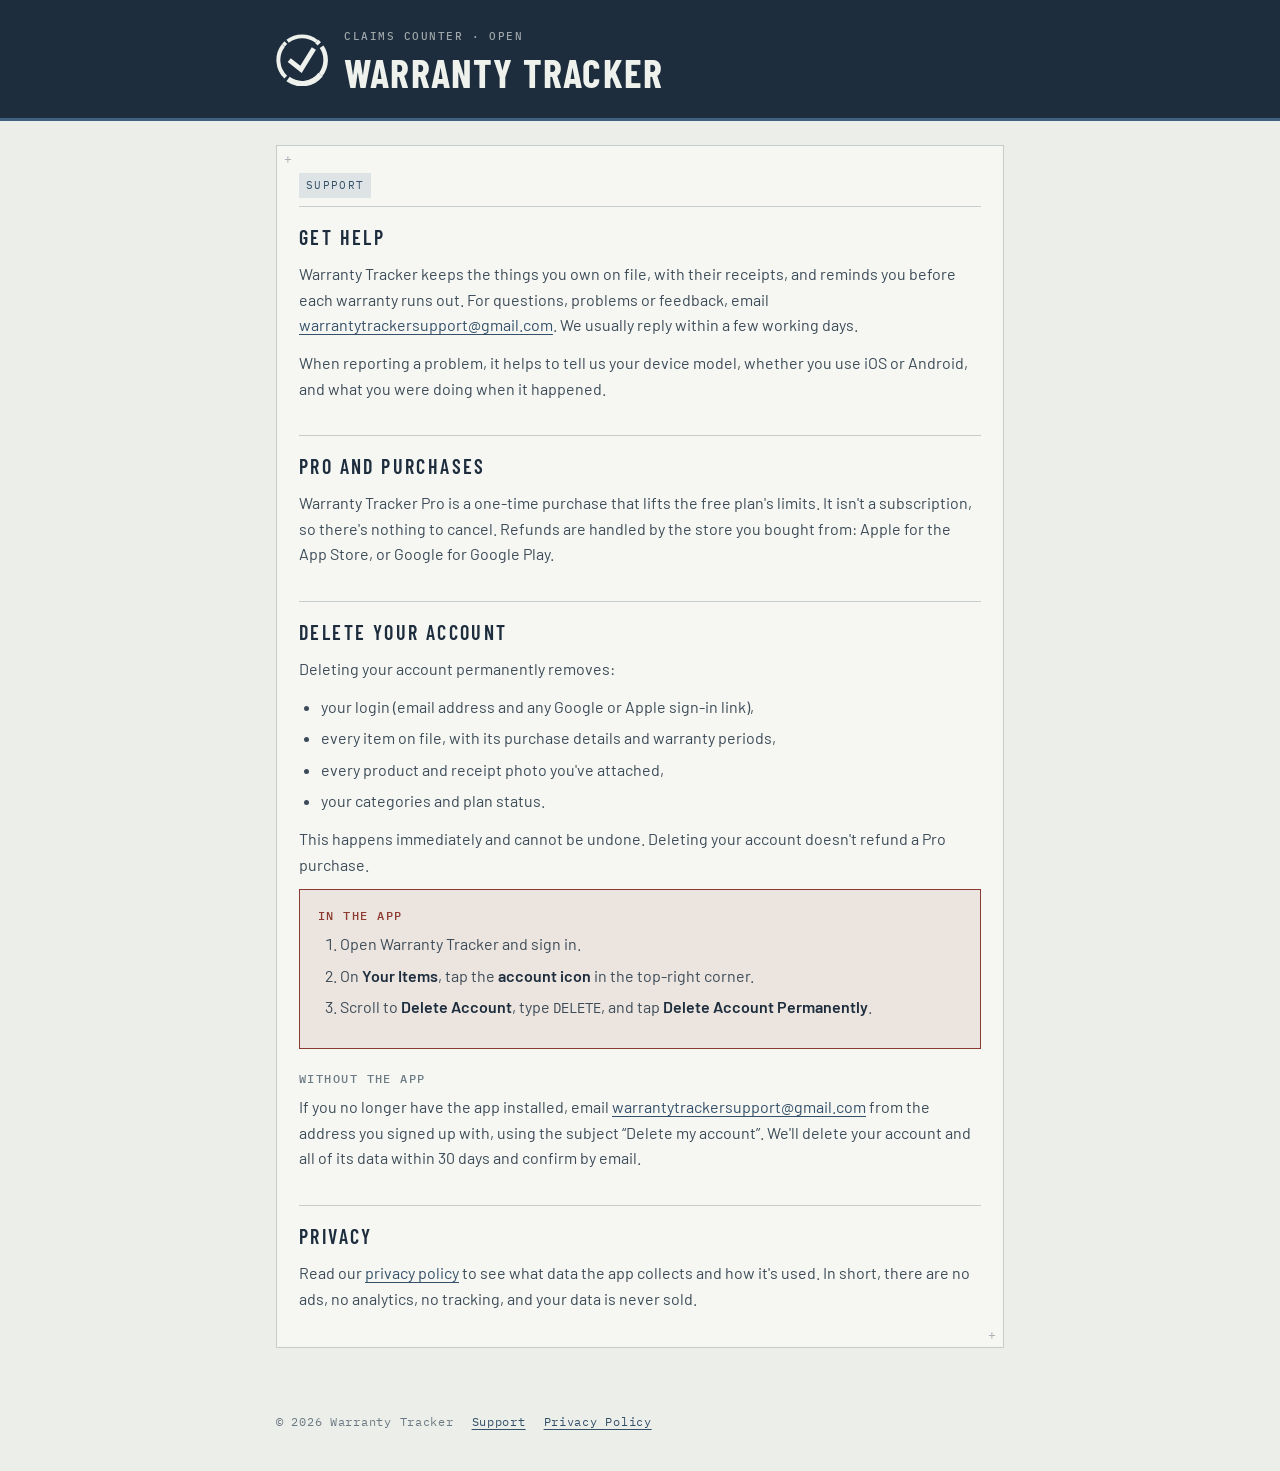
<file: index.html>
<!doctype html>
<html lang="en">
<head>
  <meta charset="utf-8">
  <meta name="viewport" content="width=device-width, initial-scale=1">
  <title>Warranty Tracker Support</title>
  <meta name="description" content="Help, contact details and account deletion for the Warranty Tracker app.">
  <link rel="icon" href="favicon.png">
  <link rel="preconnect" href="https://fonts.googleapis.com">
  <link rel="preconnect" href="https://fonts.gstatic.com" crossorigin>
  <link href="https://fonts.googleapis.com/css2?family=Barlow:wght@400;600&family=Barlow+Condensed:wght@600;700&family=IBM+Plex+Mono:wght@400;500&display=swap" rel="stylesheet">
  <link rel="stylesheet" href="style.css">
</head>
<body>
  <header class="booth">
    <div class="booth-inner">
      <svg viewBox="0 0 66 66" fill="none" stroke="currentColor" aria-hidden="true"><g transform="rotate(-7 33 33)"><path d="M19.09 33.45L30.31 44.67L47.81 22.68" stroke-width="6.2" stroke-linecap="square"/><path d="M11.79 11.79A30 30 0 0 1 15.37 8.73" stroke-width="4.8"/><path d="M17.73 7.18A30 30 0 0 1 54.21 11.79" stroke-width="4.8"/><path d="M54.21 11.79A30 30 0 0 1 57.27 15.37" stroke-width="5.8"/><path d="M59.73 19.38A30 30 0 0 1 54.21 54.21" stroke-width="5.8"/><path d="M54.21 54.21A30 30 0 0 1 12.46 54.87" stroke-width="7"/><path d="M9.88 52.12A30 30 0 0 1 11.79 11.79" stroke-width="5"/></g></svg>
      <div>
        <p class="kicker">Claims Counter · Open</p>
        <h1>Warranty Tracker</h1>
      </div>
    </div>
  </header>

  <main>
    <article class="stub">
      <span class="overprint">Support</span>

      <h2>Get help</h2>
      <p>
        Warranty Tracker keeps the things you own on file, with their receipts, and reminds you before
        each warranty runs out. For questions, problems or feedback, email
        <a href="mailto:warrantytrackersupport@gmail.com">warrantytrackersupport@gmail.com</a>.
        We usually reply within a few working days.
      </p>
      <p>When reporting a problem, it helps to tell us your device model, whether you use iOS or Android, and what you were doing when it happened.</p>

      <h2>Pro and purchases</h2>
      <p>
        Warranty Tracker Pro is a one-time purchase that lifts the free plan's limits. It isn't a
        subscription, so there's nothing to cancel. Refunds are handled by the store you bought from:
        Apple for the App Store, or Google for Google Play.
      </p>

      <h2 id="delete-account">Delete your account</h2>
      <p>Deleting your account permanently removes:</p>
      <ul>
        <li>your login (email address and any Google or Apple sign-in link),</li>
        <li>every item on file, with its purchase details and warranty periods,</li>
        <li>every product and receipt photo you've attached,</li>
        <li>your categories and plan status.</li>
      </ul>
      <p>
        This happens immediately and cannot be undone. Deleting your account doesn't refund a Pro purchase.
      </p>

      <div class="danger">
        <h3>In the app</h3>
        <ol>
          <li>Open Warranty Tracker and sign in.</li>
          <li>On <strong>Your Items</strong>, tap the <strong>account icon</strong> in the top-right corner.</li>
          <li>Scroll to <strong>Delete Account</strong>, type <code>DELETE</code>, and tap
            <strong>Delete Account Permanently</strong>.</li>
        </ol>
      </div>

      <h3>Without the app</h3>
      <p>
        If you no longer have the app installed, email
        <a href="mailto:warrantytrackersupport@gmail.com?subject=Delete%20my%20account">warrantytrackersupport@gmail.com</a>
        from the address you signed up with, using the subject “Delete my account”. We'll delete your
        account and all of its data within 30 days and confirm by email.
      </p>

      <h2>Privacy</h2>
      <p>
        Read our <a href="privacy.html">privacy policy</a> to see what data the app collects and how it's
        used. In short, there are no ads, no analytics, no tracking, and your data is never sold.
      </p>
    </article>
  </main>

  <footer>
    <span>© 2026 Warranty Tracker</span>
    <a href="./">Support</a>
    <a href="privacy.html">Privacy Policy</a>
  </footer>
</body>
</html>
</file>
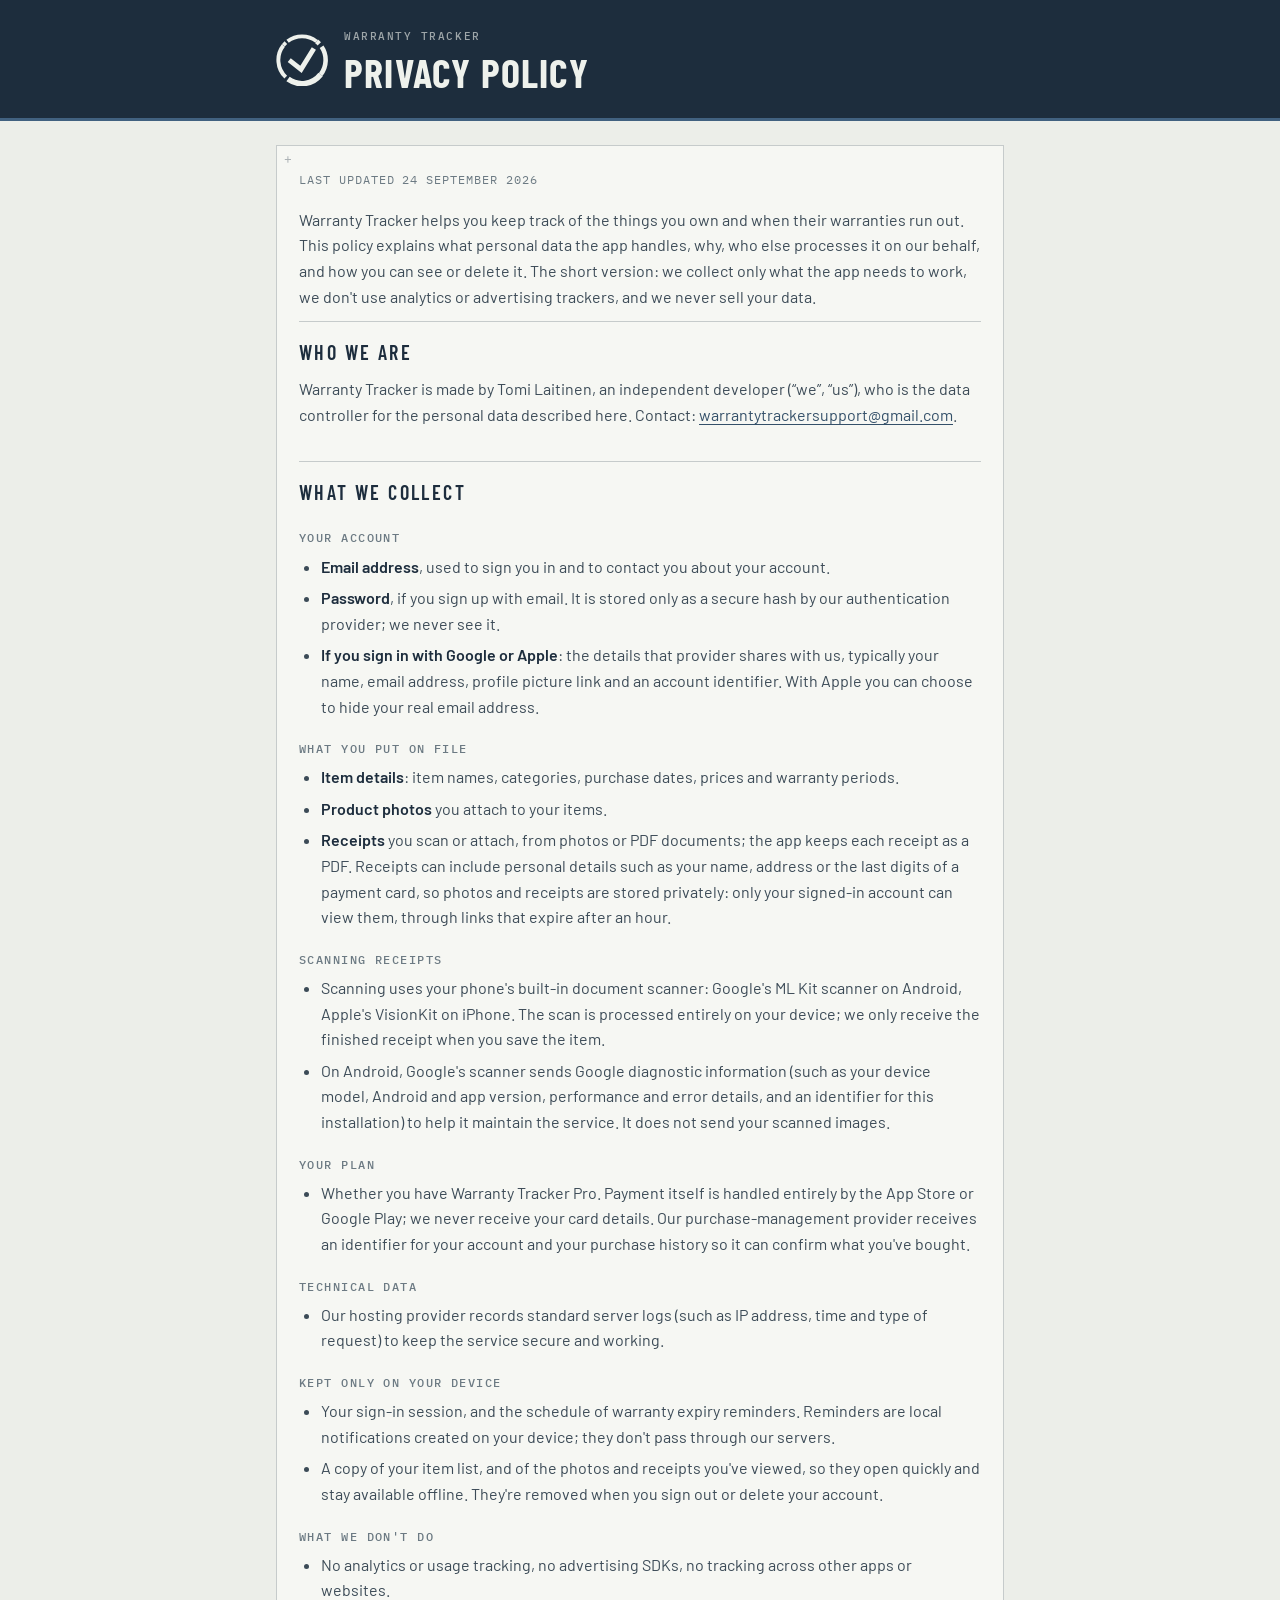
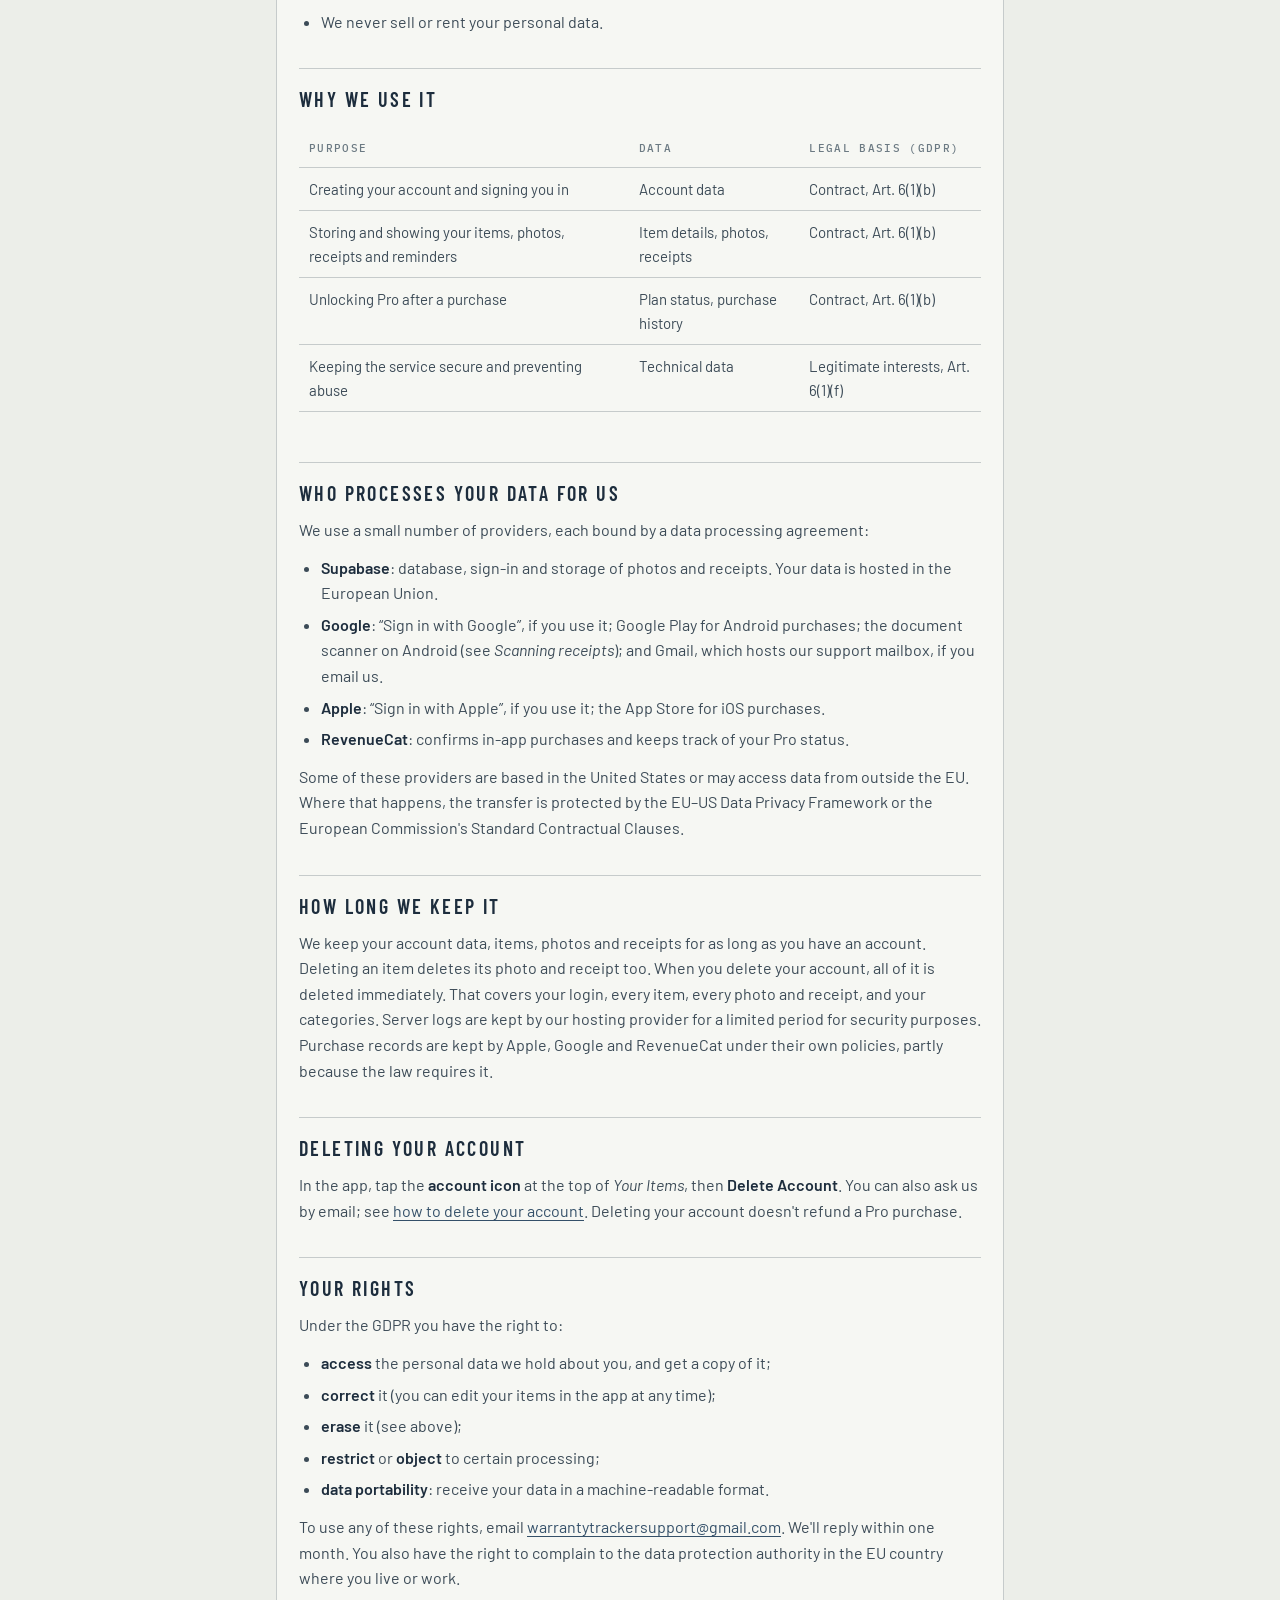
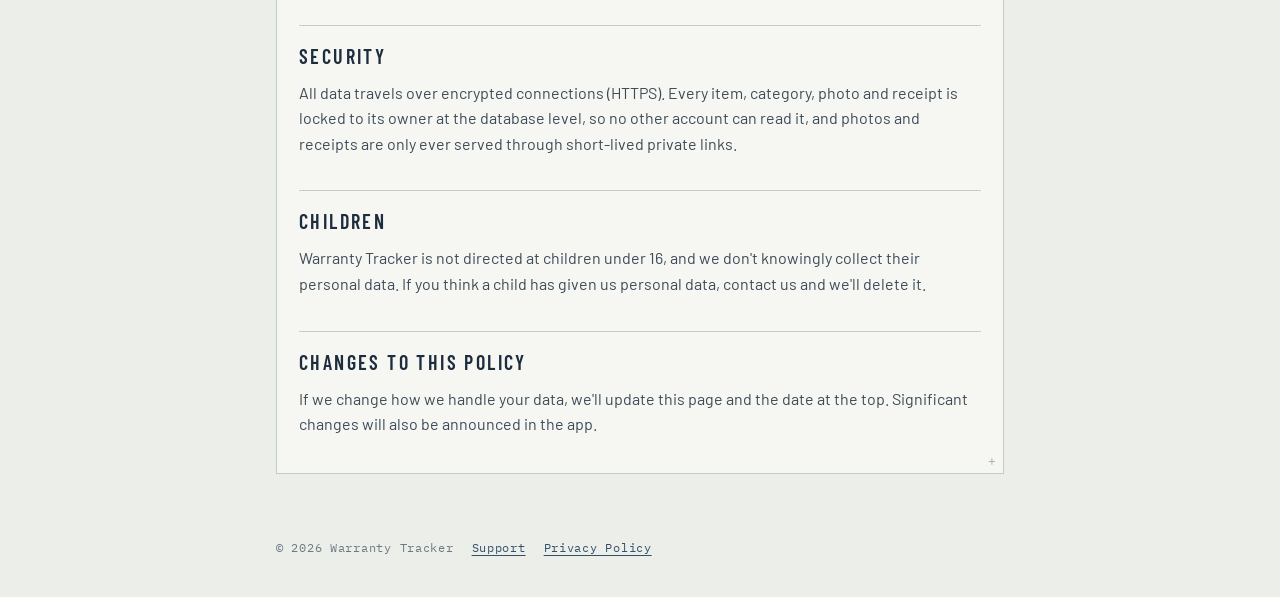
<file: privacy.html>
<!doctype html>
<html lang="en">
<head>
  <meta charset="utf-8">
  <meta name="viewport" content="width=device-width, initial-scale=1">
  <title>Privacy Policy · Warranty Tracker</title>
  <meta name="description" content="What personal data the Warranty Tracker app collects, why, who processes it, and how to delete it.">
  <link rel="icon" href="favicon.png">
  <link rel="preconnect" href="https://fonts.googleapis.com">
  <link rel="preconnect" href="https://fonts.gstatic.com" crossorigin>
  <link href="https://fonts.googleapis.com/css2?family=Barlow:wght@400;600&family=Barlow+Condensed:wght@600;700&family=IBM+Plex+Mono:wght@400;500&display=swap" rel="stylesheet">
  <link rel="stylesheet" href="style.css">
</head>
<body>
  <header class="booth">
    <div class="booth-inner">
      <svg viewBox="0 0 66 66" fill="none" stroke="currentColor" aria-hidden="true"><g transform="rotate(-7 33 33)"><path d="M19.09 33.45L30.31 44.67L47.81 22.68" stroke-width="6.2" stroke-linecap="square"/><path d="M11.79 11.79A30 30 0 0 1 15.37 8.73" stroke-width="4.8"/><path d="M17.73 7.18A30 30 0 0 1 54.21 11.79" stroke-width="4.8"/><path d="M54.21 11.79A30 30 0 0 1 57.27 15.37" stroke-width="5.8"/><path d="M59.73 19.38A30 30 0 0 1 54.21 54.21" stroke-width="5.8"/><path d="M54.21 54.21A30 30 0 0 1 12.46 54.87" stroke-width="7"/><path d="M9.88 52.12A30 30 0 0 1 11.79 11.79" stroke-width="5"/></g></svg>
      <div>
        <p class="kicker">Warranty Tracker</p>
        <h1>Privacy Policy</h1>
      </div>
    </div>
  </header>

  <main>
    <article class="stub">
      <p class="meta">Last updated 24 September 2026</p>

      <p>
        Warranty Tracker helps you keep track of the things you own and when their warranties run out.
        This policy explains what personal data the app handles, why, who else processes it on our
        behalf, and how you can see or delete it. The short version: we collect only what the app needs
        to work, we don't use analytics or advertising trackers, and we never sell your data.
      </p>

      <h2>Who we are</h2>
      <p>
        Warranty Tracker is made by Tomi Laitinen, an independent developer (“we”, “us”), who is the
        data controller for the personal data described here. Contact:
        <a href="mailto:warrantytrackersupport@gmail.com">warrantytrackersupport@gmail.com</a>.
      </p>

      <h2>What we collect</h2>

      <h3>Your account</h3>
      <ul>
        <li><strong>Email address</strong>, used to sign you in and to contact you about your account.</li>
        <li><strong>Password</strong>, if you sign up with email. It is stored only as a secure hash by our
          authentication provider; we never see it.</li>
        <li><strong>If you sign in with Google or Apple</strong>: the details that provider shares with us,
          typically your name, email address, profile picture link and an account identifier. With Apple
          you can choose to hide your real email address.</li>
      </ul>

      <h3>What you put on file</h3>
      <ul>
        <li><strong>Item details</strong>: item names, categories, purchase dates, prices and warranty periods.</li>
        <li><strong>Product photos</strong> you attach to your items.</li>
        <li><strong>Receipts</strong> you scan or attach, from photos or PDF documents; the app keeps each
          receipt as a PDF. Receipts can include personal details such as your name, address or the last
          digits of a payment card, so photos and receipts are stored privately: only your signed-in
          account can view them, through links that expire after an hour.</li>
      </ul>

      <h3>Scanning receipts</h3>
      <ul>
        <li>Scanning uses your phone's built-in document scanner: Google's ML Kit scanner on Android,
          Apple's VisionKit on iPhone. The scan is processed entirely on your device; we only receive the
          finished receipt when you save the item.</li>
        <li>On Android, Google's scanner sends Google diagnostic information (such as your device model,
          Android and app version, performance and error details, and an identifier for this installation)
          to help it maintain the service. It does not send your scanned images.</li>
      </ul>

      <h3>Your plan</h3>
      <ul>
        <li>Whether you have Warranty Tracker Pro. Payment itself is handled entirely by the App Store or
          Google Play; we never receive your card details. Our purchase-management provider receives an
          identifier for your account and your purchase history so it can confirm what you've bought.</li>
      </ul>

      <h3>Technical data</h3>
      <ul>
        <li>Our hosting provider records standard server logs (such as IP address, time and type of
          request) to keep the service secure and working.</li>
      </ul>

      <h3>Kept only on your device</h3>
      <ul>
        <li>Your sign-in session, and the schedule of warranty expiry reminders. Reminders are local
          notifications created on your device; they don't pass through our servers.</li>
        <li>A copy of your item list, and of the photos and receipts you've viewed, so they open quickly
          and stay available offline. They're removed when you sign out or delete your account.</li>
      </ul>

      <h3>What we don't do</h3>
      <ul>
        <li>No analytics or usage tracking, no advertising SDKs, no tracking across other apps or websites.</li>
        <li>We never sell or rent your personal data.</li>
      </ul>

      <h2>Why we use it</h2>
      <div class="table-wrap">
        <table>
          <thead>
            <tr><th>Purpose</th><th>Data</th><th>Legal basis (GDPR)</th></tr>
          </thead>
          <tbody>
            <tr><td>Creating your account and signing you in</td><td>Account data</td><td>Contract, Art. 6(1)(b)</td></tr>
            <tr><td>Storing and showing your items, photos, receipts and reminders</td><td>Item details, photos, receipts</td><td>Contract, Art. 6(1)(b)</td></tr>
            <tr><td>Unlocking Pro after a purchase</td><td>Plan status, purchase history</td><td>Contract, Art. 6(1)(b)</td></tr>
            <tr><td>Keeping the service secure and preventing abuse</td><td>Technical data</td><td>Legitimate interests, Art. 6(1)(f)</td></tr>
          </tbody>
        </table>
      </div>

      <h2>Who processes your data for us</h2>
      <p>We use a small number of providers, each bound by a data processing agreement:</p>
      <ul>
        <li><strong>Supabase</strong>: database, sign-in and storage of photos and receipts. Your data
          is hosted in the European Union.</li>
        <li><strong>Google</strong>: “Sign in with Google”, if you use it; Google Play for Android purchases;
          the document scanner on Android (see <em>Scanning receipts</em>); and Gmail, which hosts our
          support mailbox, if you email us.</li>
        <li><strong>Apple</strong>: “Sign in with Apple”, if you use it; the App Store for iOS purchases.</li>
        <li><strong>RevenueCat</strong>: confirms in-app purchases and keeps track of your Pro status.</li>
      </ul>
      <p>
        Some of these providers are based in the United States or may access data from outside the EU.
        Where that happens, the transfer is protected by the EU–US Data Privacy Framework or the European
        Commission's Standard Contractual Clauses.
      </p>

      <h2>How long we keep it</h2>
      <p>
        We keep your account data, items, photos and receipts for as long as you have an account. Deleting
        an item deletes its photo and receipt too. When you delete your account, all of it is deleted
        immediately. That covers your login, every item, every photo and receipt, and your categories. Server logs are kept by our hosting provider for a limited period for security
        purposes. Purchase records are kept by Apple, Google and RevenueCat under their own policies,
        partly because the law requires it.
      </p>

      <h2>Deleting your account</h2>
      <p>
        In the app, tap the <strong>account icon</strong> at the top of <em>Your Items</em>, then
        <strong>Delete Account</strong>. You can also ask us by email; see
        <a href="./#delete-account">how to delete your account</a>. Deleting your account doesn't refund
        a Pro purchase.
      </p>

      <h2>Your rights</h2>
      <p>Under the GDPR you have the right to:</p>
      <ul>
        <li><strong>access</strong> the personal data we hold about you, and get a copy of it;</li>
        <li><strong>correct</strong> it (you can edit your items in the app at any time);</li>
        <li><strong>erase</strong> it (see above);</li>
        <li><strong>restrict</strong> or <strong>object</strong> to certain processing;</li>
        <li><strong>data portability</strong>: receive your data in a machine-readable format.</li>
      </ul>
      <p>
        To use any of these rights, email <a href="mailto:warrantytrackersupport@gmail.com">warrantytrackersupport@gmail.com</a>.
        We'll reply within one month. You also have the right to complain to the data protection authority
        in the EU country where you live or work.
      </p>

      <h2>Security</h2>
      <p>
        All data travels over encrypted connections (HTTPS). Every item, category, photo and receipt is
        locked to its owner at the database level, so no other account can read it, and photos and
        receipts are only ever served through short-lived private links.
      </p>

      <h2>Children</h2>
      <p>
        Warranty Tracker is not directed at children under 16, and we don't knowingly collect their
        personal data. If you think a child has given us personal data, contact us and we'll delete it.
      </p>

      <h2>Changes to this policy</h2>
      <p>
        If we change how we handle your data, we'll update this page and the date at the top. Significant
        changes will also be announced in the app.
      </p>
    </article>
  </main>

  <footer>
    <span>© 2026 Warranty Tracker</span>
    <a href="./">Support</a>
    <a href="privacy.html">Privacy Policy</a>
  </footer>
</body>
</html>
</file>
<file: style.css>
/* Claim Check web pages — colours mirror lib/design-tokens.ts (keep in sync if the palette changes). */

:root {
  --paper: #ECEEE9;
  --paper-raised: #F6F7F3;
  --booth: #1D2D3D;
  --on-booth: #EEF1EC;
  --on-booth-soft: rgba(238, 241, 236, 0.62);
  --ink: #1D2D3D;
  --ink-soft: #3C4B57;
  --muted: #6C7A83;
  --rule: rgba(29, 45, 61, 0.22);
  --mark: rgba(29, 45, 61, 0.34);
  --steel: #416180;
  --steel-ink: #345069;
  --overprint: rgba(65, 97, 128, 0.13);
  --expired: #8C3A30;
  --expired-wash: rgba(140, 58, 48, 0.10);
  --todo: #8A6614;
  --todo-wash: rgba(138, 102, 20, 0.14);
  color-scheme: light;
}

@media (prefers-color-scheme: dark) {
  :root:not([data-theme="light"]) {
    --paper: #141D25;
    --paper-raised: #1C2833;
    --booth: #0E161D;
    --on-booth: #E2E6DF;
    --on-booth-soft: rgba(226, 230, 223, 0.58);
    --ink: #E2E6DF;
    --ink-soft: #B6C0BB;
    --muted: #8794A0;
    --rule: rgba(226, 230, 223, 0.20);
    --mark: rgba(226, 230, 223, 0.30);
    --steel: #5980A6;
    --steel-ink: #94BCE3;
    --overprint: rgba(148, 188, 227, 0.16);
    --expired: #D1897C;
    --expired-wash: rgba(209, 137, 124, 0.13);
    --todo: #D3B06A;
    --todo-wash: rgba(211, 176, 106, 0.16);
    color-scheme: dark;
  }
}

:root[data-theme="dark"] {
  --paper: #141D25;
  --paper-raised: #1C2833;
  --booth: #0E161D;
  --on-booth: #E2E6DF;
  --on-booth-soft: rgba(226, 230, 223, 0.58);
  --ink: #E2E6DF;
  --ink-soft: #B6C0BB;
  --muted: #8794A0;
  --rule: rgba(226, 230, 223, 0.20);
  --mark: rgba(226, 230, 223, 0.30);
  --steel: #5980A6;
  --steel-ink: #94BCE3;
  --overprint: rgba(148, 188, 227, 0.16);
  --expired: #D1897C;
  --expired-wash: rgba(209, 137, 124, 0.13);
  --todo: #D3B06A;
  --todo-wash: rgba(211, 176, 106, 0.16);
  color-scheme: dark;
}

* { box-sizing: border-box; }

html { -webkit-text-size-adjust: 100%; }

body {
  margin: 0;
  background: var(--paper);
  color: var(--ink);
  font-family: 'Barlow', system-ui, sans-serif;
  font-size: 16px;
  line-height: 1.6;
}

a { color: var(--steel-ink); text-underline-offset: 3px; }
a:hover { color: var(--steel); }

/* ── booth header ─────────────────────────────── */
.booth {
  background: var(--booth);
  color: var(--on-booth);
  border-bottom: 3px solid var(--steel);
}
.booth-inner {
  max-width: 760px;
  margin: 0 auto;
  padding: 28px 16px 26px;
  display: flex;
  align-items: center;
  gap: 16px;
}
.booth svg { width: 52px; height: 52px; flex: none; }
.booth .kicker {
  font-family: 'IBM Plex Mono', ui-monospace, monospace;
  font-weight: 500;
  font-size: 11px;
  letter-spacing: 0.14em;
  text-transform: uppercase;
  color: var(--on-booth-soft);
  margin: 0 0 6px;
}
.booth h1 {
  font-family: 'Barlow Condensed', 'Barlow', sans-serif;
  font-weight: 700;
  font-size: clamp(30px, 7vw, 40px);
  line-height: 1;
  letter-spacing: 0.03em;
  text-transform: uppercase;
  margin: 0;
}

/* ── document ─────────────────────────────────── */
main {
  max-width: 760px;
  margin: 0 auto;
  padding: 24px 16px 64px;
}

.stub {
  position: relative;
  background: var(--paper-raised);
  border: 1px solid var(--rule);
  padding: 24px 22px;
}
/* corner registration marks, as on the app's ticket stubs */
.stub::before, .stub::after {
  content: '+';
  position: absolute;
  font-family: 'IBM Plex Mono', monospace;
  font-size: 13px;
  line-height: 1;
  color: var(--mark);
}
.stub::before { top: 6px; left: 7px; }
.stub::after { bottom: 6px; right: 7px; }

.meta {
  font-family: 'IBM Plex Mono', ui-monospace, monospace;
  font-size: 12px;
  letter-spacing: 0.08em;
  text-transform: uppercase;
  color: var(--muted);
  margin: 0 0 18px;
}

h2 {
  font-family: 'Barlow Condensed', 'Barlow', sans-serif;
  font-weight: 600;
  font-size: 20px;
  letter-spacing: 0.12em;
  text-transform: uppercase;
  color: var(--ink);
  margin: 34px 0 8px;
  padding-top: 14px;
  border-top: 1px solid var(--rule);
}
.stub > h2:first-of-type { margin-top: 8px; }

h3 {
  font-family: 'IBM Plex Mono', ui-monospace, monospace;
  font-weight: 500;
  font-size: 12px;
  letter-spacing: 0.12em;
  text-transform: uppercase;
  color: var(--muted);
  margin: 20px 0 6px;
}

p, li { color: var(--ink-soft); }
p { margin: 0 0 12px; }
ul, ol { margin: 0 0 12px; padding-left: 22px; }
li { margin-bottom: 6px; }
strong { color: var(--ink); font-weight: 600; }

table {
  width: 100%;
  border-collapse: collapse;
  margin: 8px 0 16px;
  font-size: 15px;
}
th, td {
  text-align: left;
  vertical-align: top;
  padding: 9px 10px;
  border-bottom: 1px solid var(--rule);
}
th {
  font-family: 'IBM Plex Mono', ui-monospace, monospace;
  font-weight: 500;
  font-size: 11px;
  letter-spacing: 0.12em;
  text-transform: uppercase;
  color: var(--muted);
}
td { color: var(--ink-soft); }
.table-wrap { overflow-x: auto; }

code, .mono {
  font-family: 'IBM Plex Mono', ui-monospace, monospace;
  font-size: 0.9em;
}

.overprint {
  display: inline-block;
  background: var(--overprint);
  color: var(--steel-ink);
  font-family: 'IBM Plex Mono', ui-monospace, monospace;
  font-size: 11px;
  letter-spacing: 0.12em;
  text-transform: uppercase;
  padding: 4px 7px;
}

.danger {
  border: 1px solid var(--expired);
  background: var(--expired-wash);
  padding: 16px 18px;
  margin: 12px 0 8px;
}
.danger h3 { color: var(--expired); margin-top: 0; }

/* Unfilled placeholders — impossible to miss until replaced. */
.todo {
  background: var(--todo-wash);
  color: var(--todo);
  font-family: 'IBM Plex Mono', ui-monospace, monospace;
  font-size: 0.9em;
  padding: 1px 5px;
  outline: 1px dashed var(--todo);
}

footer {
  max-width: 760px;
  margin: 0 auto;
  padding: 0 16px 40px;
  font-family: 'IBM Plex Mono', ui-monospace, monospace;
  font-size: 12px;
  letter-spacing: 0.06em;
  color: var(--muted);
  display: flex;
  flex-wrap: wrap;
  gap: 8px 18px;
}

@media (max-width: 480px) {
  .stub { padding: 20px 16px; }
  .booth svg { width: 42px; height: 42px; }
}
</file>
